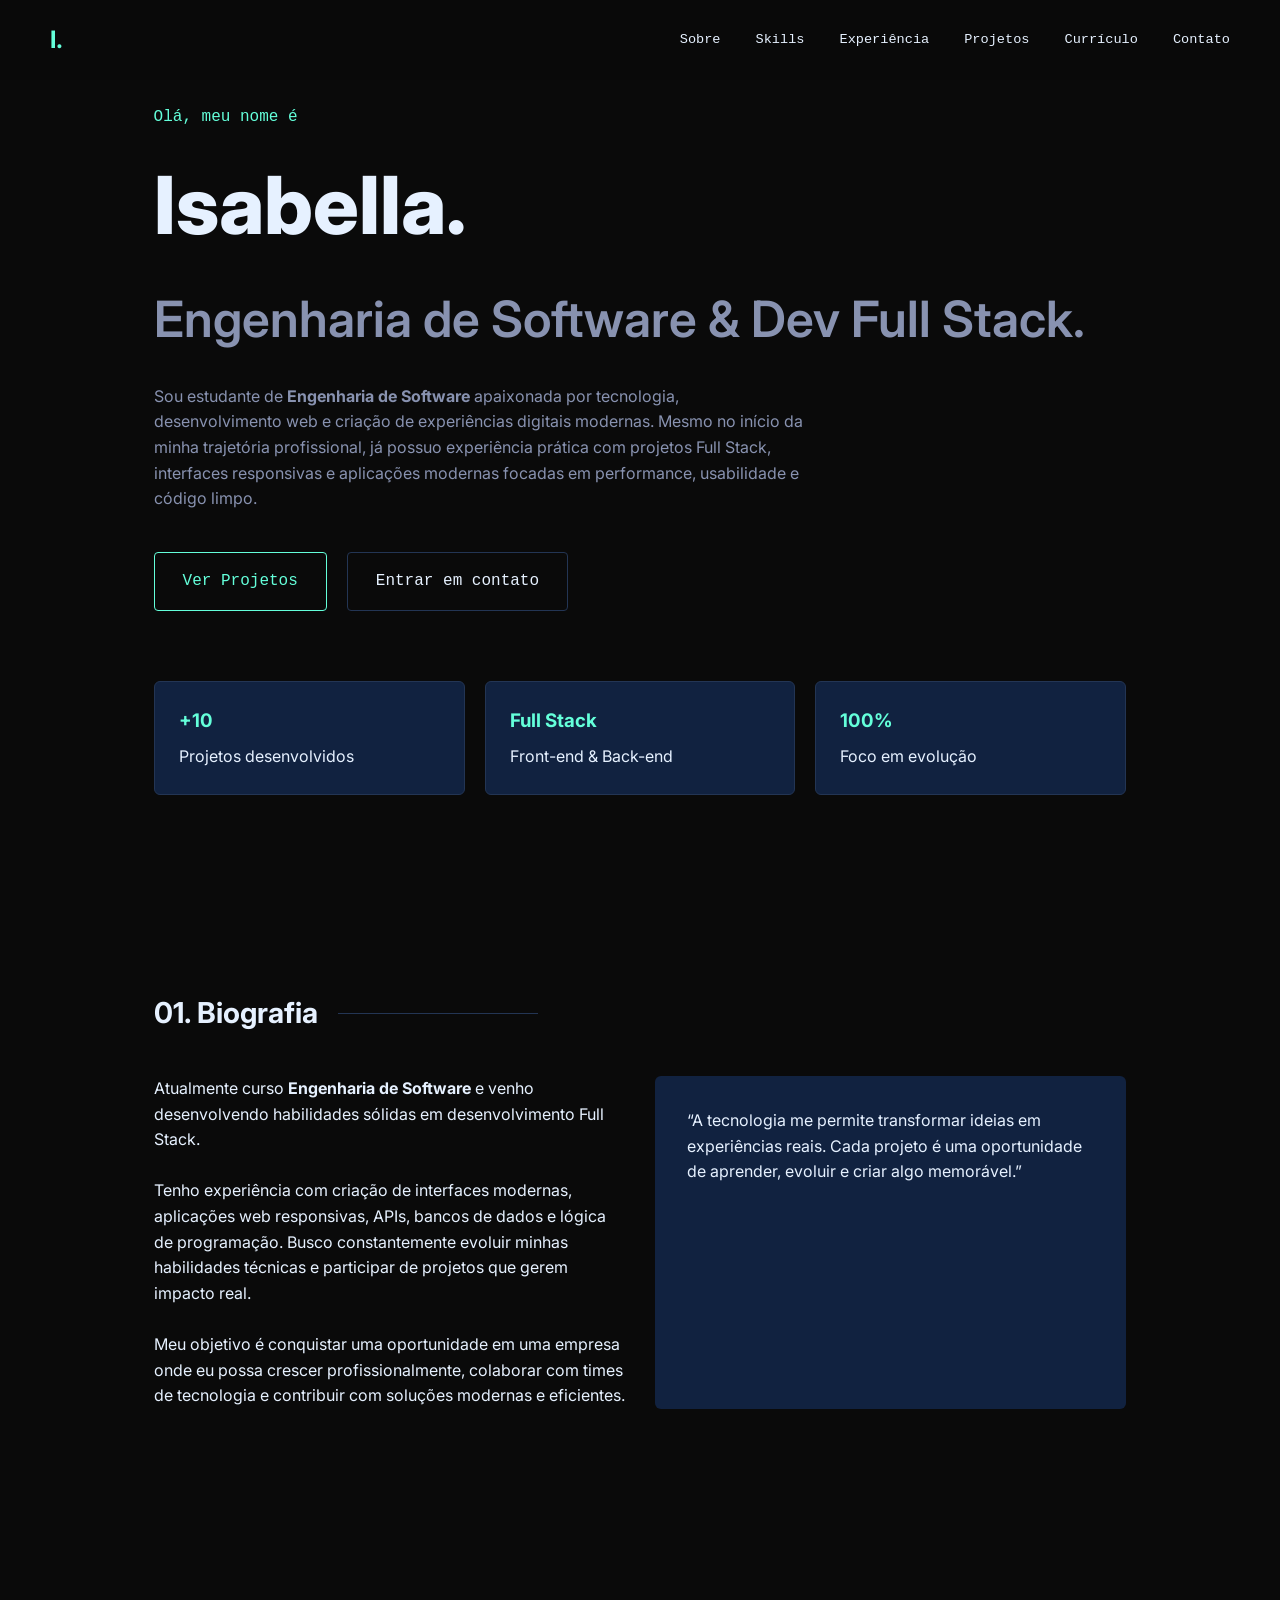
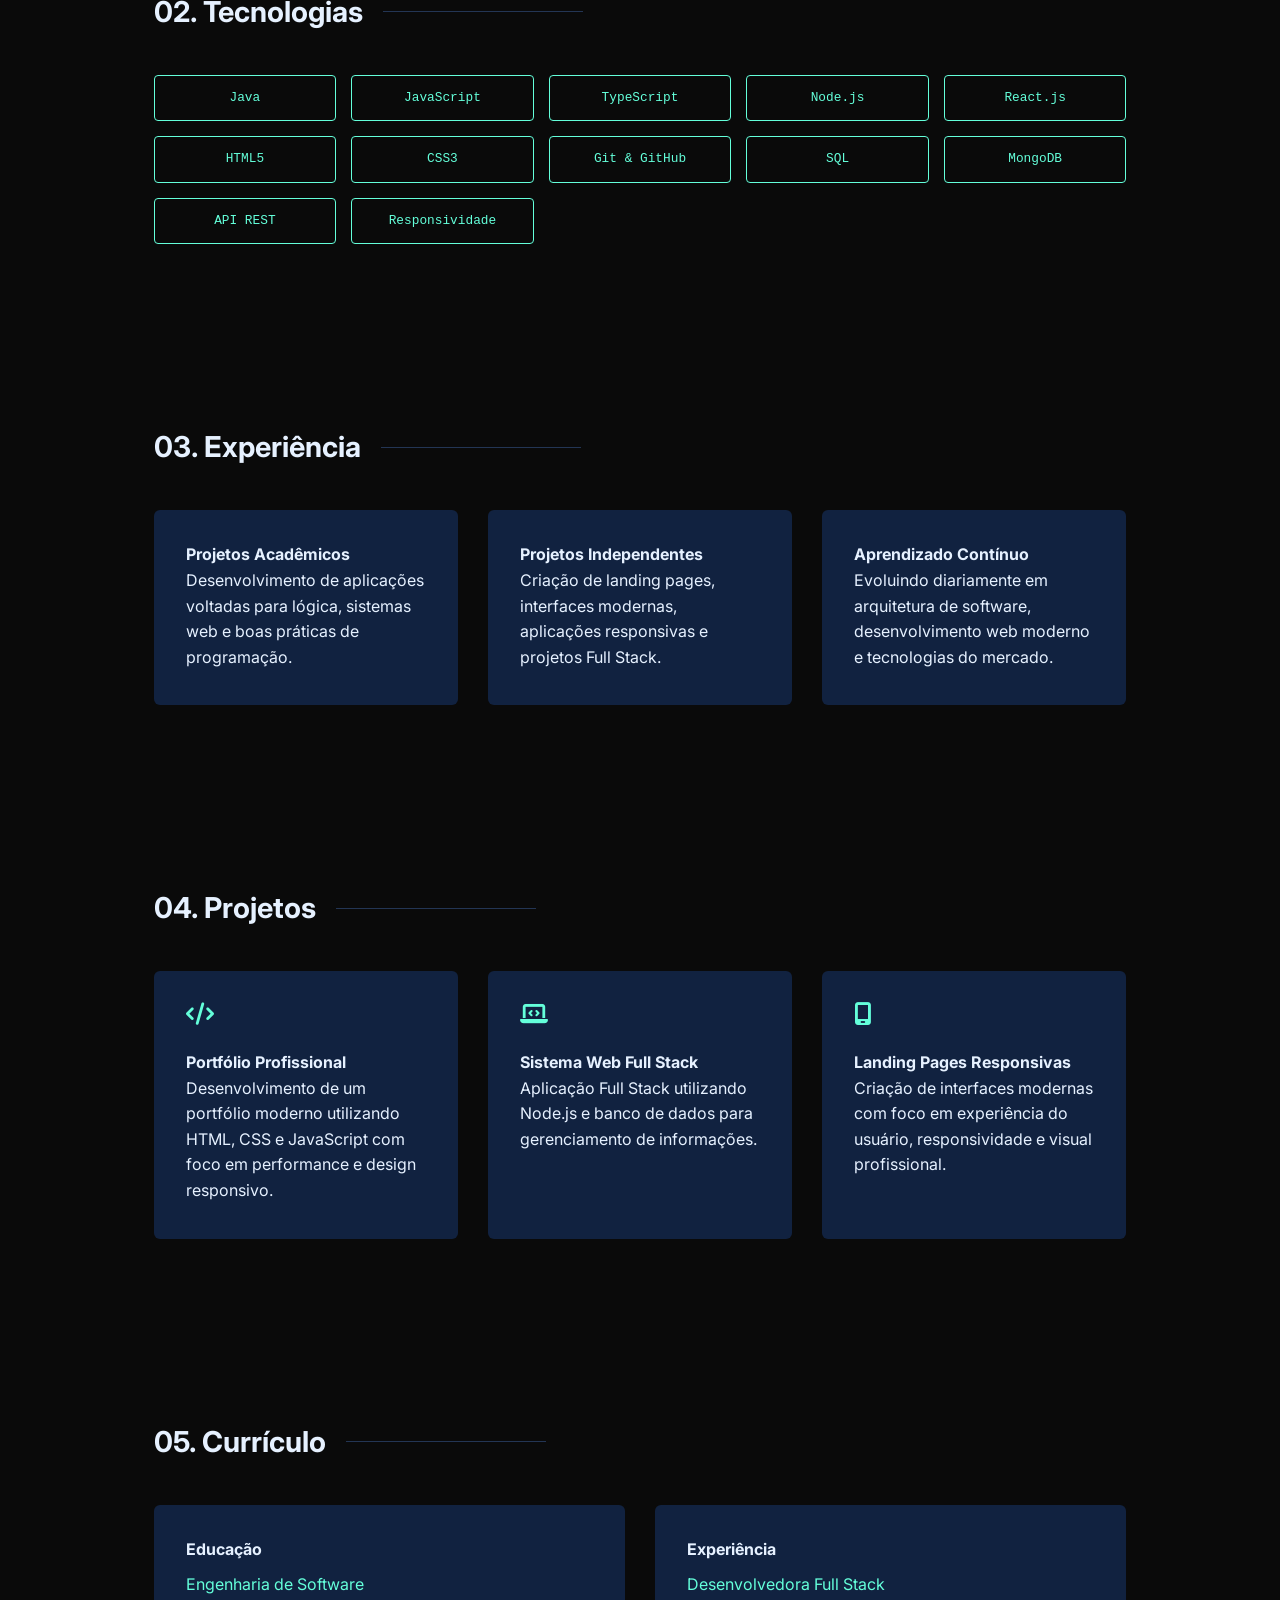
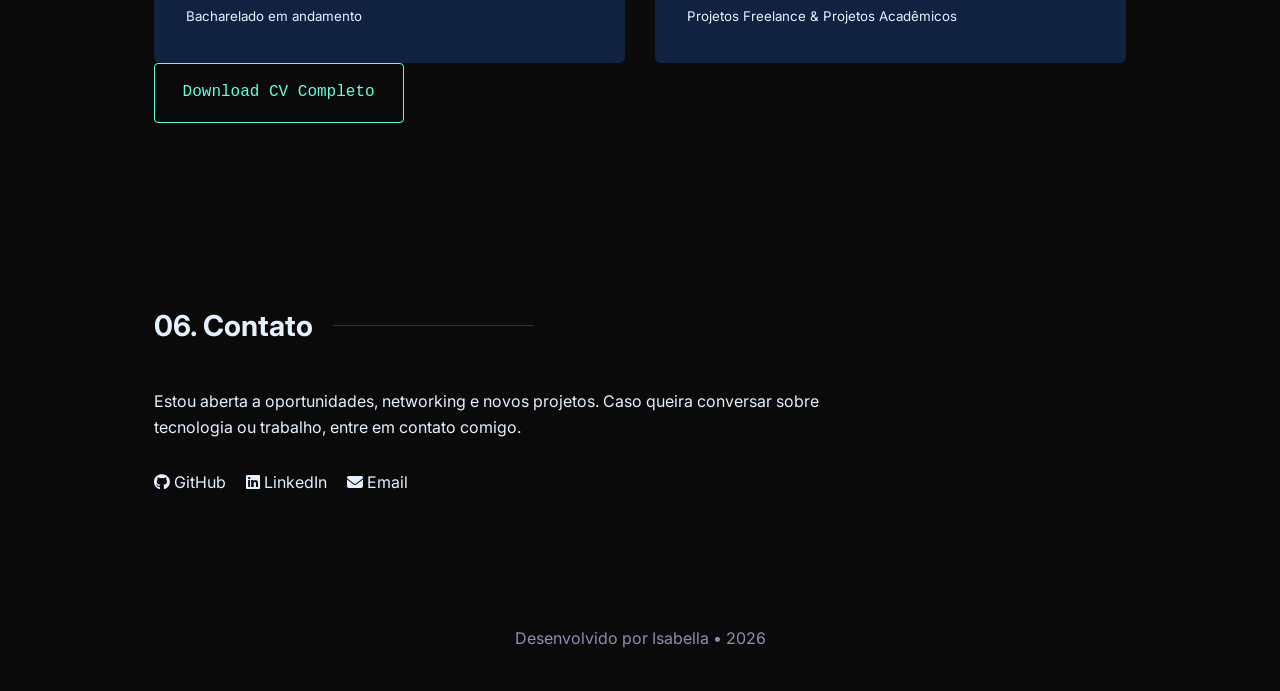
<file: index.html>
<!DOCTYPE html>
<html lang="pt-br">
<head>
    <meta charset="UTF-8">
    <meta name="viewport" content="width=device-width, initial-scale=1.0">
    <meta name="description" content="Portfólio de Isabella - Estudante de Engenharia de Software e Desenvolvedora Full Stack.">
    <title>Isabella | Portfólio</title>

    <link href="https://fonts.googleapis.com/css2?family=Inter:wght@300;400;600;700;800&display=swap" rel="stylesheet">
    <link rel="stylesheet" href="https://cdnjs.cloudflare.com/ajax/libs/font-awesome/6.4.0/css/all.min.css">
    <link rel="stylesheet" href="style.css">
</head>
<body>

    <header>
        <div class="logo">I.</div>

        <nav>
            <a href="#about">Sobre</a>
            <a href="#skills">Skills</a>
            <a href="#experience">Experiência</a>
            <a href="#projects">Projetos</a>
            <a href="#cv">Currículo</a>
            <a href="#contact">Contato</a>
        </nav>

        <button class="menu-btn">
            <i class="fa-solid fa-bars"></i>
        </button>
    </header>

    <div class="mobile-menu">
        <a href="#about">Sobre</a>
        <a href="#skills">Skills</a>
        <a href="#experience">Experiência</a>
        <a href="#projects">Projetos</a>
        <a href="#cv">Currículo</a>
        <a href="#contact">Contato</a>
    </div>

    <main>

        <section class="hero">
            <span class="intro-text">Olá, meu nome é</span>
            <h1 class="main-title">Isabella.</h1>
            <h2 class="sub-title">Engenharia de Software & Dev Full Stack.</h2>

            <p class="description">
                Sou estudante de <strong>Engenharia de Software</strong> apaixonada por tecnologia,
                desenvolvimento web e criação de experiências digitais modernas.
                Mesmo no início da minha trajetória profissional, já possuo experiência prática
                com projetos Full Stack, interfaces responsivas e aplicações modernas focadas
                em performance, usabilidade e código limpo.
            </p>

            <div class="hero-buttons">
                <a href="#projects" class="btn-primary">Ver Projetos</a>
                <a href="#contact" class="btn-secondary">Entrar em contato</a>
            </div>

            <div class="hero-stats">
                <div class="stat-card">
                    <h3>+10</h3>
                    <span>Projetos desenvolvidos</span>
                </div>

                <div class="stat-card">
                    <h3>Full Stack</h3>
                    <span>Front-end & Back-end</span>
                </div>

                <div class="stat-card">
                    <h3>100%</h3>
                    <span>Foco em evolução</span>
                </div>
            </div>
        </section>


        <section id="about" class="reveal">
            <h3 class="section-heading">01. Biografia</h3>

            <div class="grid-layout">
                <div class="bio-text">
                    <p>
                        Atualmente curso <strong>Engenharia de Software</strong> e venho desenvolvendo
                        habilidades sólidas em desenvolvimento Full Stack.
                    </p>

                    <br>

                    <p>
                        Tenho experiência com criação de interfaces modernas,
                        aplicações web responsivas, APIs, bancos de dados e lógica de programação.
                        Busco constantemente evoluir minhas habilidades técnicas e participar
                        de projetos que gerem impacto real.
                    </p>

                    <br>

                    <p>
                        Meu objetivo é conquistar uma oportunidade em uma empresa onde eu possa
                        crescer profissionalmente, colaborar com times de tecnologia e contribuir
                        com soluções modernas e eficientes.
                    </p>
                </div>

                <div class="card quote-card">
                    <p>
                        “A tecnologia me permite transformar ideias em experiências reais.
                        Cada projeto é uma oportunidade de aprender, evoluir e criar algo memorável.”
                    </p>
                </div>
            </div>
        </section>


        <section id="skills" class="reveal">
            <h3 class="section-heading">02. Tecnologias</h3>

            <div class="skills-container">
                <span class="skill-tag">Java</span>
                <span class="skill-tag">JavaScript</span>
                <span class="skill-tag">TypeScript</span>
                <span class="skill-tag">Node.js</span>
                <span class="skill-tag">React.js</span>
                <span class="skill-tag">HTML5</span>
                <span class="skill-tag">CSS3</span>
                <span class="skill-tag">Git & GitHub</span>
                <span class="skill-tag">SQL</span>
                <span class="skill-tag">MongoDB</span>
                <span class="skill-tag">API REST</span>
                <span class="skill-tag">Responsividade</span>
            </div>
        </section>


        <section id="experience" class="reveal">
            <h3 class="section-heading">03. Experiência</h3>

            <div class="timeline">
                <div class="card timeline-card">
                    <h4>Projetos Acadêmicos</h4>
                    <p>
                        Desenvolvimento de aplicações voltadas para lógica,
                        sistemas web e boas práticas de programação.
                    </p>
                </div>

                <div class="card timeline-card">
                    <h4>Projetos Independentes</h4>
                    <p>
                        Criação de landing pages, interfaces modernas,
                        aplicações responsivas e projetos Full Stack.
                    </p>
                </div>

                <div class="card timeline-card">
                    <h4>Aprendizado Contínuo</h4>
                    <p>
                        Evoluindo diariamente em arquitetura de software,
                        desenvolvimento web moderno e tecnologias do mercado.
                    </p>
                </div>
            </div>
        </section>


        <section id="projects" class="reveal">
            <h3 class="section-heading">04. Projetos</h3>

            <div class="projects-grid">

                <div class="card project-card">
                    <div class="project-top">
                        <i class="fa-solid fa-code"></i>
                    </div>

                    <h4>Portfólio Profissional</h4>

                    <p>
                        Desenvolvimento de um portfólio moderno utilizando HTML,
                        CSS e JavaScript com foco em performance e design responsivo.
                    </p>
                </div>

                <div class="card project-card">
                    <div class="project-top">
                        <i class="fa-solid fa-laptop-code"></i>
                    </div>

                    <h4>Sistema Web Full Stack</h4>

                    <p>
                        Aplicação Full Stack utilizando Node.js e banco de dados
                        para gerenciamento de informações.
                    </p>
                </div>

                <div class="card project-card">
                    <div class="project-top">
                        <i class="fa-solid fa-mobile-screen"></i>
                    </div>

                    <h4>Landing Pages Responsivas</h4>

                    <p>
                        Criação de interfaces modernas com foco em experiência do usuário,
                        responsividade e visual profissional.
                    </p>
                </div>

            </div>
        </section>


        <section id="cv" class="reveal">
            <h3 class="section-heading">05. Currículo</h3>

            <div class="grid-layout">

                <div class="card">
                    <h4>Educação</h4>
                    <p class="highlight">Engenharia de Software</p>
                    <small>Bacharelado em andamento</small>
                </div>

                <div class="card">
                    <h4>Experiência</h4>
                    <p class="highlight">Desenvolvedora Full Stack</p>
                    <small>Projetos Freelance & Projetos Acadêmicos</small>
                </div>

            </div>

            <div class="cta-container">
                <a href="#" class="btn-primary">Download CV Completo</a>
            </div>
        </section>


        <section id="contact" class="reveal">
            <h3 class="section-heading">06. Contato</h3>

            <div class="contact-container">
                <p>
                    Estou aberta a oportunidades, networking e novos projetos.
                    Caso queira conversar sobre tecnologia ou trabalho,
                    entre em contato comigo.
                </p>

                <div class="contact-links">
                    <a href="https://github.com/isabella-ss"><i class="fa-brands fa-github"></i> GitHub</a>
                    <a href="https://www.linkedin.com/in/isabella-saboia-b2790340b"><i class="fa-brands fa-linkedin"></i> LinkedIn</a>
                    <a href="https://www.gmail.com"><i class="fa-solid fa-envelope"></i> Email</a>
                </div>
            </div>
        </section>

    </main>


    <footer>
        <p>Desenvolvido por Isabella • 2026</p>
    </footer>

    <script src="script.js"></script>
</body>
</html>
</file>
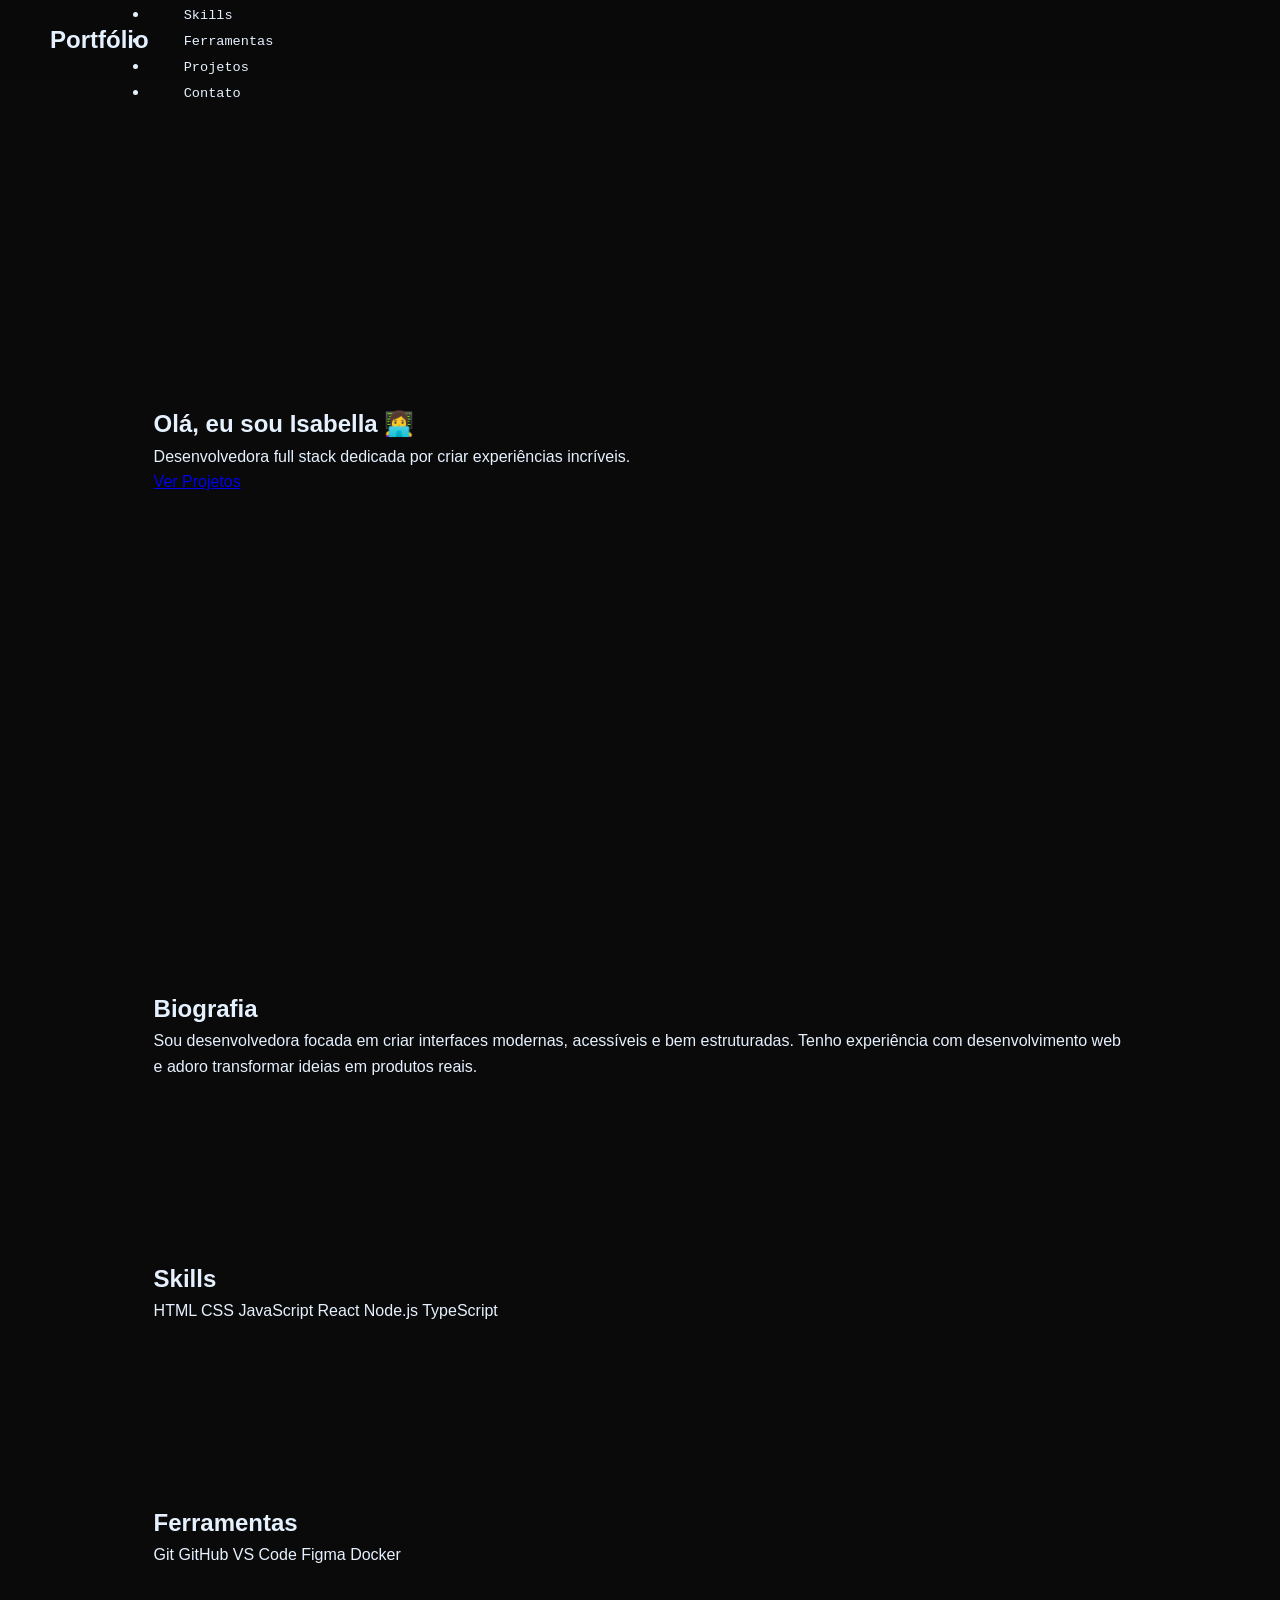
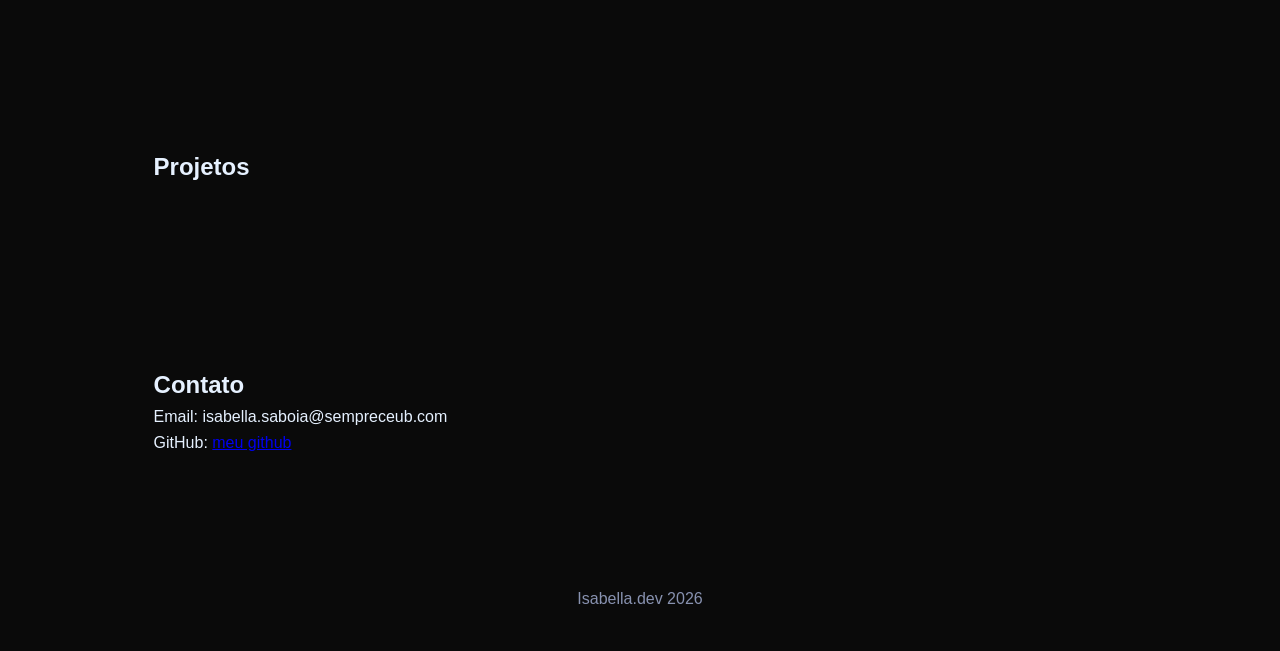
<file: index (1).html>
<!DOCTYPE html>
<html lang="pt-BR">
<head>
  <meta charset="UTF-8">
  <meta name="viewport" content="width=device-width, initial-scale=1.0">
  <title>Isabella | Dev</title>
  <link rel="stylesheet" href="style.css">
</head>
<body>

<header>
  <nav>
    <h1>Portfólio </h1>
    <ul>
      <li><a href="#about">Sobre</a></li>
      <li><a href="#skills">Skills</a></li>
      <li><a href="#tools">Ferramentas</a></li>
      <li><a href="#projects">Projetos</a></li>
      <li><a href="#contact">Contato</a></li>
    </ul>
  </nav>
</header>

<section class="hero">
  <h2>Olá, eu sou Isabella 👩‍💻</h2>
  <p>Desenvolvedora full stack dedicada por criar experiências incríveis.</p>
  <a href="#projects" class="btn">Ver Projetos</a>
</section>

<section id="about" class="section">
  <h2>Biografia</h2>
  <p>
    Sou desenvolvedora focada em criar interfaces modernas, acessíveis e bem estruturadas.
    Tenho experiência com desenvolvimento web e adoro transformar ideias em produtos reais.
  </p>
</section>

<section id="skills" class="section">
  <h2>Skills</h2>
  <div class="grid">
    <span>HTML</span>
    <span>CSS</span>
    <span>JavaScript</span>
    <span>React</span>
    <span>Node.js</span>
    <span>TypeScript</span>
  </div>
</section>

<section id="tools" class="section">
  <h2>Ferramentas</h2>
  <div class="grid">
    <span>Git</span>
    <span>GitHub</span>
    <span>VS Code</span>
    <span>Figma</span>
    <span>Docker</span>
  </div>
</section>

<section id="projects" class="section">
  <h2>Projetos</h2>
  <div id="repos" class="projects"></div>
</section>

<section id="contact" class="section">
  <h2>Contato</h2>
  <p>Email: isabella.saboia@sempreceub.com</p>
  <p>GitHub: <a href="https://github.com/isabella-ss" target="_blank">meu github</a></p>
</section>

<footer>
  <p>Isabella.dev 2026</p>
</footer>

<script src="script.js"></script>
</body>
</html>
</file>
<file: style.css>
:root {
    --bg-color: #0a0a0a;
    --surface-color: #112240;
    --primary-color: #64ffda;
    --text-main: #e6f1ff;
    --text-dim: #8892b0;
    --font-mono: 'SF Mono', 'Fira Code', monospace;
    --transition: all 0.25s cubic-bezier(0.645, 0.045, 0.355, 1);
}

* {
    margin: 0;
    padding: 0;
    box-sizing: border-box;
}

html {
    scroll-behavior: smooth;
}

body {
    font-family: 'Inter', sans-serif;
    background-color: var(--bg-color);
    color: var(--text-main);
    line-height: 1.6;
    overflow-x: hidden;
}

section {
    padding: 90px 12%;
    min-height: auto;
    display: flex;
    flex-direction: column;
    justify-content: center;
}

header {
    position: fixed;
    top: 0;
    width: 100%;
    height: 80px;
    padding: 0 50px;
    display: flex;
    justify-content: space-between;
    align-items: center;
    background: rgba(10, 10, 10, 0.85);
    backdrop-filter: blur(10px);
    z-index: 1000;
}

.logo {
    color: var(--primary-color);
    font-weight: bold;
    font-size: 1.5rem;
}

nav {
    display: flex;
    align-items: center;
}

nav a {
    text-decoration: none;
    color: var(--text-main);
    margin-left: 35px;
    font-size: 0.85rem;
    font-family: var(--font-mono);
    transition: var(--transition);
}

nav a:hover {
    color: var(--primary-color);
}

.menu-btn {
    display: none;
    background: transparent;
    border: none;
    color: var(--primary-color);
    font-size: 1.4rem;
    cursor: pointer;
}

.mobile-menu {
    position: fixed;
    top: 80px;
    right: -100%;
    width: 240px;
    height: 100vh;
    background: #09111f;
    display: flex;
    flex-direction: column;
    padding: 40px 30px;
    gap: 25px;
    transition: 0.4s ease;
    z-index: 999;
}

.mobile-menu.active {
    right: 0;
}

.mobile-menu a {
    color: var(--text-main);
    text-decoration: none;
    font-family: var(--font-mono);
}

.hero {
    min-height: 100vh;
}

.intro-text {
    color: var(--primary-color);
    font-family: var(--font-mono);
    font-size: 1rem;
}

.main-title {
    font-size: clamp(40px, 8vw, 80px);
    font-weight: 800;
    margin: 10px 0;
}

.sub-title {
    font-size: clamp(30px, 5vw, 50px);
    color: var(--text-dim);
    font-weight: 600;
}

.description {
    max-width: 650px;
    color: var(--text-dim);
    margin-top: 25px;
}

.hero-buttons {
    display: flex;
    gap: 20px;
    margin-top: 40px;
    flex-wrap: wrap;
}

.hero-stats {
    display: grid;
    grid-template-columns: repeat(auto-fit, minmax(180px, 1fr));
    gap: 20px;
    margin-top: 70px;
}

.stat-card {
    background: var(--surface-color);
    padding: 1.5rem;
    border-radius: 6px;
    border: 1px solid #233554;
    transition: var(--transition);
}

.stat-card:hover {
    transform: translateY(-6px);
}

.stat-card h3 {
    color: var(--primary-color);
    margin-bottom: 8px;
}

.section-heading {
    display: flex;
    align-items: center;
    font-size: 1.8rem;
    margin-bottom: 40px;
}

.section-heading::after {
    content: "";
    display: block;
    width: 200px;
    height: 1px;
    background: #233554;
    margin-left: 20px;
}

.grid-layout,
.projects-grid,
.timeline {
    display: grid;
    grid-template-columns: repeat(auto-fit, minmax(280px, 1fr));
    gap: 30px;
}

.card {
    background: var(--surface-color);
    padding: 2rem;
    border-radius: 6px;
    transition: var(--transition);
    border-bottom: 3px solid transparent;
}

.card:hover {
    transform: translateY(-7px);
    border-bottom: 3px solid var(--primary-color);
}

.project-top {
    margin-bottom: 20px;
}

.project-top i {
    color: var(--primary-color);
    font-size: 1.4rem;
}

.highlight {
    color: var(--primary-color);
    margin: 10px 0 5px;
}

.skills-container {
    display: grid;
    grid-template-columns: repeat(auto-fill, minmax(160px, 1fr));
    gap: 15px;
}

.skill-tag {
    font-family: var(--font-mono);
    font-size: 0.8rem;
    border: 1px solid var(--primary-color);
    color: var(--primary-color);
    padding: 12px;
    text-align: center;
    border-radius: 4px;
    transition: var(--transition);
}

.skill-tag:hover {
    background: rgba(100, 255, 218, 0.08);
    transform: translateY(-3px);
}

.btn-primary,
.btn-secondary {
    display: inline-block;
    padding: 16px 28px;
    border-radius: 4px;
    text-decoration: none;
    font-family: var(--font-mono);
    transition: var(--transition);
}

.btn-primary {
    border: 1px solid var(--primary-color);
    color: var(--primary-color);
}

.btn-primary:hover {
    background: rgba(100, 255, 218, 0.1);
}

.btn-secondary {
    border: 1px solid #233554;
    color: var(--text-main);
}

.btn-secondary:hover {
    border-color: var(--primary-color);
    color: var(--primary-color);
}

.contact-container {
    max-width: 700px;
}

.contact-links {
    display: flex;
    gap: 20px;
    margin-top: 30px;
    flex-wrap: wrap;
}

.contact-links a {
    color: var(--text-main);
    text-decoration: none;
    transition: var(--transition);
}

.contact-links a:hover {
    color: var(--primary-color);
}

footer {
    padding: 40px;
    text-align: center;
    color: var(--text-dim);
}

@media (max-width: 992px) {
    section {
        padding: 80px 8%;
    }
}

@media (max-width: 768px) {

    header {
        padding: 0 20px;
    }

    nav {
        display: none;
    }

    .menu-btn {
        display: block;
    }

    .hero {
        padding-top: 120px;
    }

    .hero-buttons {
        flex-direction: column;
        width: 100%;
    }

    .btn-primary,
    .btn-secondary {
        width: 100%;
        text-align: center;
    }

    .section-heading::after {
        width: 80px;
    }
}

@media (max-width: 480px) {

    .main-title {
        font-size: 3rem;
    }

    .sub-title {
        font-size: 2rem;
    }

    section {
        padding: 70px 7%;
    }

    .card {
        padding: 1.5rem;
    }
}
</file>
